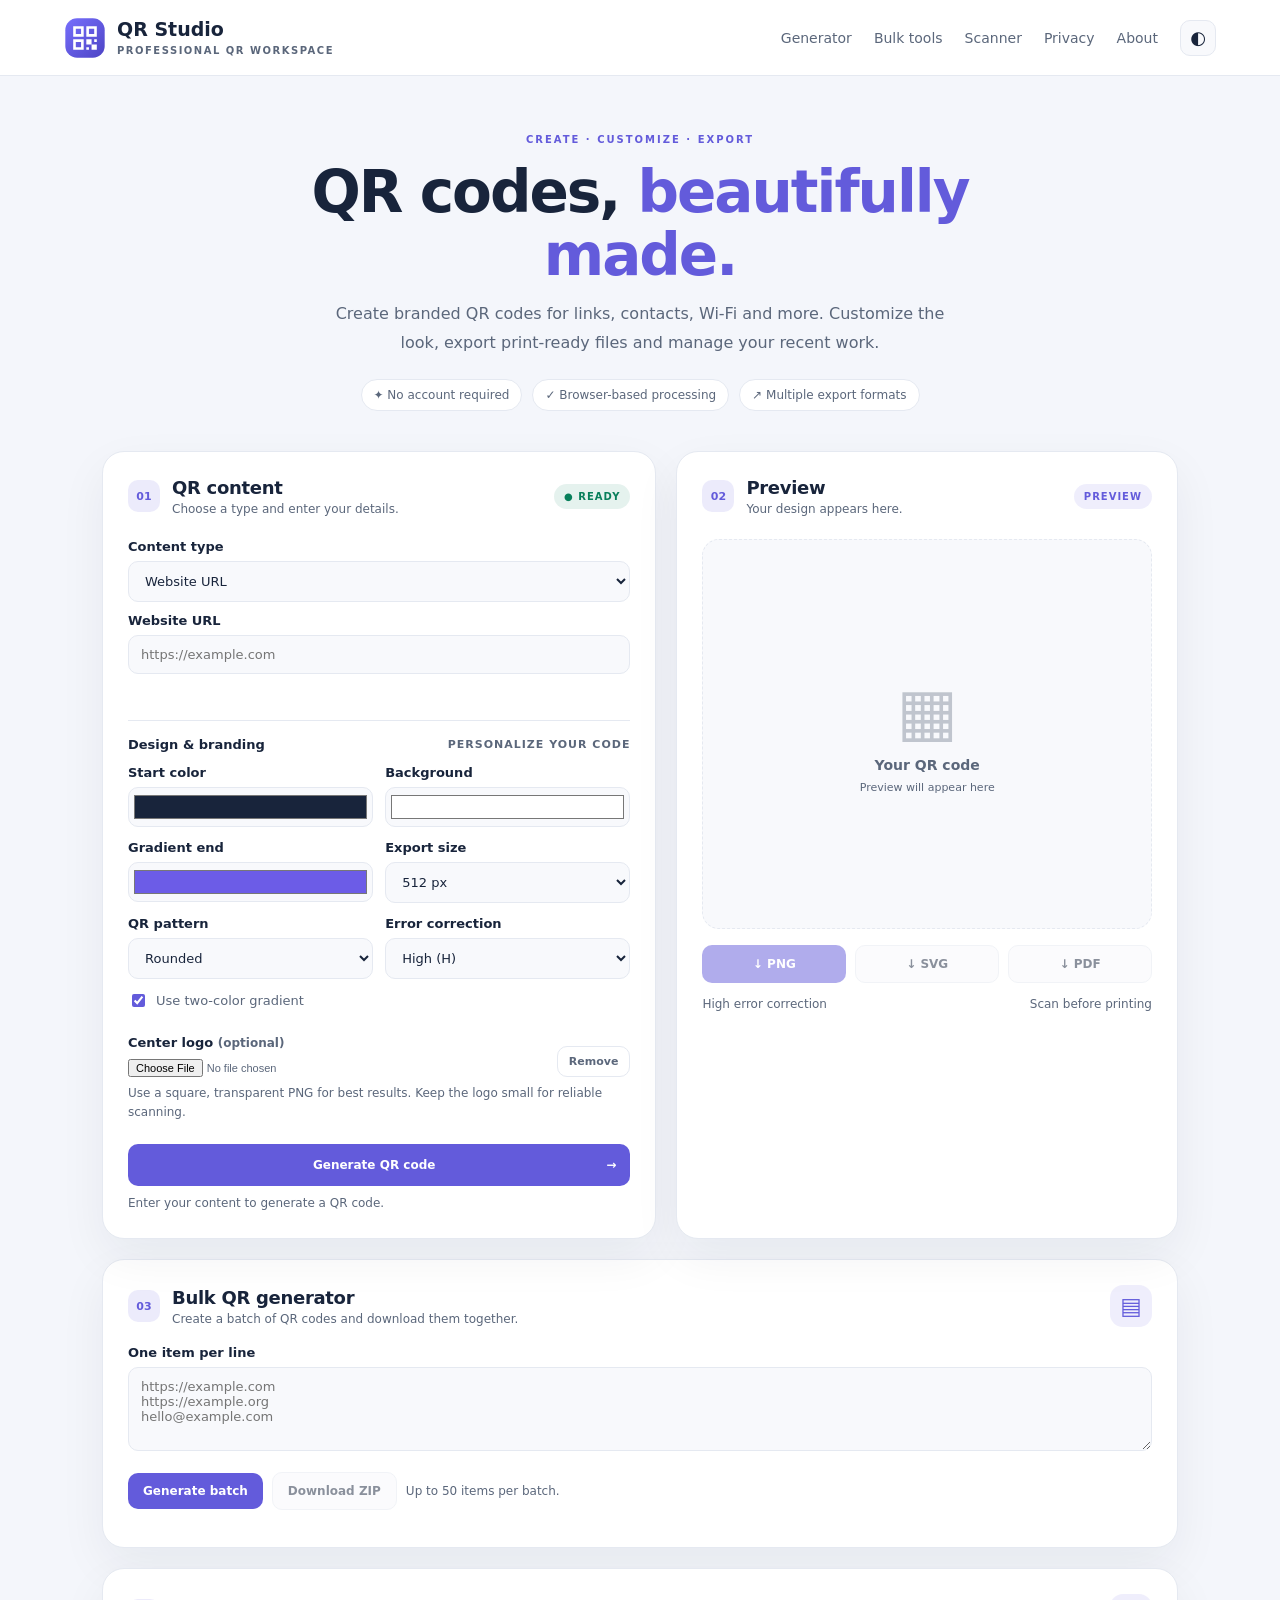
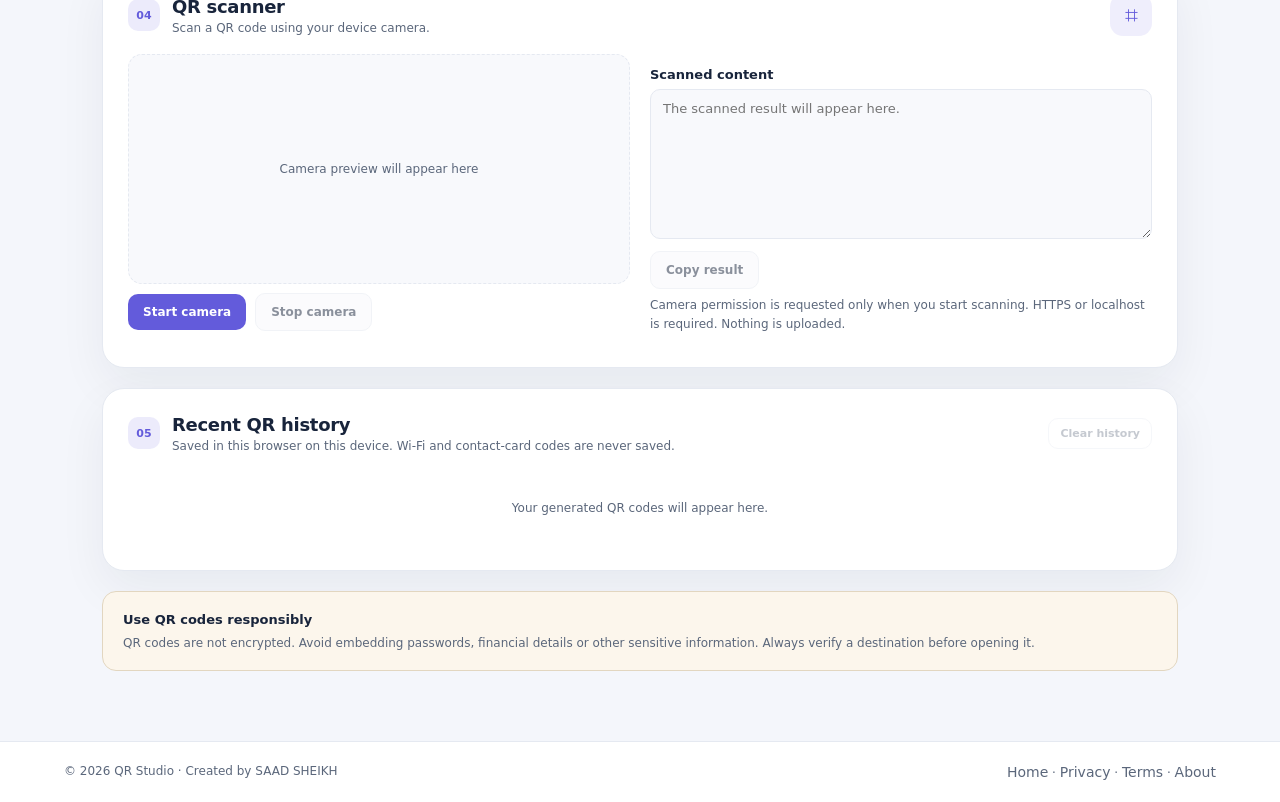
<file: index.html>
<!doctype html>
<html lang="en">
<head>
  <meta charset="utf-8">
  <meta name="viewport" content="width=device-width,initial-scale=1">
  <meta name="theme-color" content="#101828">
  <meta name="color-scheme" content="light dark">
  <meta name="referrer" content="strict-origin-when-cross-origin">
  <meta http-equiv="Content-Security-Policy" content="default-src 'self'; script-src 'self'; style-src 'self'; img-src 'self' data: blob:; font-src 'self'; connect-src 'self'; media-src 'self' blob:; object-src 'none'; frame-src 'none'; base-uri 'self'; form-action 'none'">
  <title>QR Studio — Professional QR Code Generator</title>
  <meta name="description" content="QR Studio is a free, browser-based QR code generator and scanner. Create branded QR codes for links, Wi-Fi, contacts and more — your content never leaves your device.">
  <meta property="og:type" content="website">
  <meta property="og:title" content="QR Studio — Professional QR Code Generator">
  <meta property="og:description" content="Create, customise, scan and export QR codes in your browser. No account, no uploads.">
  <meta name="twitter:card" content="summary">
  <link rel="icon" type="image/svg+xml" href="logo.svg">
  <link rel="stylesheet" href="style.css">
  <script src="theme.js"></script>
  <script defer src="vendor/qr-code-styling.js"></script>
  <script defer src="vendor/jspdf.umd.min.js"></script>
  <script defer src="vendor/jszip.min.js"></script>
  <script defer src="vendor/html5-qrcode.min.js"></script>
  <script defer src="app.js"></script>
</head>
<body>
<a class="skip-link" href="#generator">Skip to content</a>
<noscript><div class="noscript">QR Studio needs JavaScript to create and scan QR codes. Please enable JavaScript and reload.</div></noscript>
<header class="topbar"><a class="brand" href="index.html"><img class="brand-mark" src="logo.svg" alt="" width="42" height="42"><span>QR <b>Studio</b><small>PROFESSIONAL QR WORKSPACE</small></span></a>
<nav aria-label="Primary"><a href="#generator">Generator</a><a href="#bulk">Bulk tools</a><a href="#scanner">Scanner</a><a href="privacy.html">Privacy</a><a href="about.html">About</a><button id="themeToggle" class="icon-btn" aria-label="Toggle dark mode" title="Toggle theme">◐</button></nav></header>
<main class="wrap">
<section class="hero"><span class="eyebrow">CREATE · CUSTOMIZE · EXPORT</span><h1>QR codes, <em>beautifully made.</em></h1><p>Create branded QR codes for links, contacts, Wi-Fi and more. Customize the look, export print-ready files and manage your recent work.</p><div class="hero-pills"><span>✦ No account required</span><span>✓ Browser-based processing</span><span>↗ Multiple export formats</span></div></section>
<section id="generator" class="workspace">
<div class="panel form-panel"><div class="panel-heading"><div><span class="step">01</span><div><h2>QR content</h2><p>Choose a type and enter your details.</p></div></div><span class="status-pill">● READY</span></div>
<label for="type">Content type</label><select id="type"><option value="url">Website URL</option><option value="text">Plain text</option><option value="wifi">Wi-Fi network</option><option value="email">Email</option><option value="phone">Phone number</option><option value="sms">SMS</option><option value="vcard">Contact card (vCard)</option><option value="whatsapp">WhatsApp chat</option></select>
<div id="fields" class="fields"></div>
<div class="section-rule"><span>Design & branding</span><small>PERSONALIZE YOUR CODE</small></div>
<div class="two-col"><div><label for="fg">Start color</label><input id="fg" type="color" value="#18243b" class="color-input"></div><div><label for="bg">Background</label><input id="bg" type="color" value="#ffffff" class="color-input"></div></div>
<div class="two-col"><div><label for="gradientEnd">Gradient end</label><input id="gradientEnd" type="color" value="#6c5ce7" class="color-input"></div><div><label for="size">Export size</label><select id="size"><option value="256">256 px</option><option value="512" selected>512 px</option><option value="1024">1024 px</option><option value="1600">1600 px</option></select></div></div>
<div class="two-col"><div><label for="dots">QR pattern</label><select id="dots"><option value="rounded">Rounded</option><option value="dots">Dots</option><option value="classy">Classy</option><option value="square">Square</option><option value="extra-rounded">Extra rounded</option></select></div><div><label for="level">Error correction</label><select id="level"><option value="Q">Quartile (Q)</option><option value="H" selected>High (H)</option><option value="M">Medium (M)</option><option value="L">Low (L)</option></select></div></div>
<label class="check"><input id="gradient" type="checkbox" checked> Use two-color gradient</label>
<div class="upload-row"><div><label for="logo">Center logo <span class="muted">(optional)</span></label><input id="logo" type="file" accept="image/png,image/jpeg,image/webp"></div><button id="removeLogo" class="button subtle small" type="button">Remove</button></div><p class="microcopy">Use a square, transparent PNG for best results. Keep the logo small for reliable scanning.</p>
<button id="generate" class="button primary full" type="button">Generate QR code <span>→</span></button><p id="message" class="message" aria-live="polite">Enter your content to generate a QR code.</p>
</div>
<div class="panel preview-panel"><div class="panel-heading"><div><span class="step">02</span><div><h2>Preview</h2><p>Your design appears here.</p></div></div><span class="preview-tag">PREVIEW</span></div>
<div class="qr-stage"><div id="qrcode"><div class="placeholder"><span>▦</span><b>Your QR code</b><small>Preview will appear here</small></div></div></div>
<div class="export-grid"><button id="downloadPng" type="button" class="button primary" disabled>↓ PNG</button><button id="downloadSvg" type="button" class="button secondary" disabled>↓ SVG</button><button id="downloadPdf" type="button" class="button secondary" disabled>↓ PDF</button></div>
<div class="preview-meta"><span id="metaLevel">High error correction</span><span>Scan before printing</span></div>
</div></section>
<section id="bulk" class="panel utility-panel"><div class="utility-heading"><div><span class="step">03</span><div><h2>Bulk QR generator</h2><p>Create a batch of QR codes and download them together.</p></div></div><span class="utility-icon">▤</span></div><label for="bulkInput">One item per line</label><textarea id="bulkInput" rows="4" placeholder="https://example.com&#10;https://example.org&#10;hello@example.com"></textarea><div class="inline-actions"><button id="bulkGenerate" type="button" class="button primary">Generate batch</button><button id="bulkDownload" type="button" class="button secondary" disabled>Download ZIP</button><span id="bulkStatus" class="muted" aria-live="polite">Up to 50 items per batch.</span></div><div id="bulkResults" class="bulk-results"></div></section>
<section id="scanner" class="panel utility-panel"><div class="utility-heading"><div><span class="step">04</span><div><h2>QR scanner</h2><p>Scan a QR code using your device camera.</p></div></div><span class="utility-icon">⌗</span></div><div class="scanner-layout"><div><div id="reader" class="reader"><span>Camera preview will appear here</span></div><div class="inline-actions"><button id="startScan" type="button" class="button primary">Start camera</button><button id="stopScan" type="button" class="button secondary" disabled>Stop camera</button></div></div><div class="scan-output"><label for="scanResult">Scanned content</label><textarea id="scanResult" rows="5" readonly placeholder="The scanned result will appear here."></textarea><button id="copyScan" type="button" class="button secondary" disabled>Copy result</button><p id="scanStatus" class="microcopy" aria-live="polite">Camera permission is requested only when you start scanning. HTTPS or localhost is required. Nothing is uploaded.</p></div></div></section>
<section class="panel history-panel"><div class="utility-heading"><div><span class="step">05</span><div><h2>Recent QR history</h2><p>Saved in this browser on this device. Wi-Fi and contact-card codes are never saved.</p></div></div><button id="clearHistory" type="button" class="button subtle small">Clear history</button></div><div id="historyList" class="history-list"><p class="empty-state">Your generated QR codes will appear here.</p></div></section>
<section class="notice"><b>Use QR codes responsibly</b><p>QR codes are not encrypted. Avoid embedding passwords, financial details or other sensitive information. Always verify a destination before opening it.</p></section>
</main><footer><span>© <span id="year"></span> QR Studio · Created by SAAD SHEIKH</span><span><a href="index.html">Home</a> · <a href="privacy.html">Privacy</a> · <a href="terms.html">Terms</a> · <a href="about.html">About</a></span></footer>
</body></html>
</file>
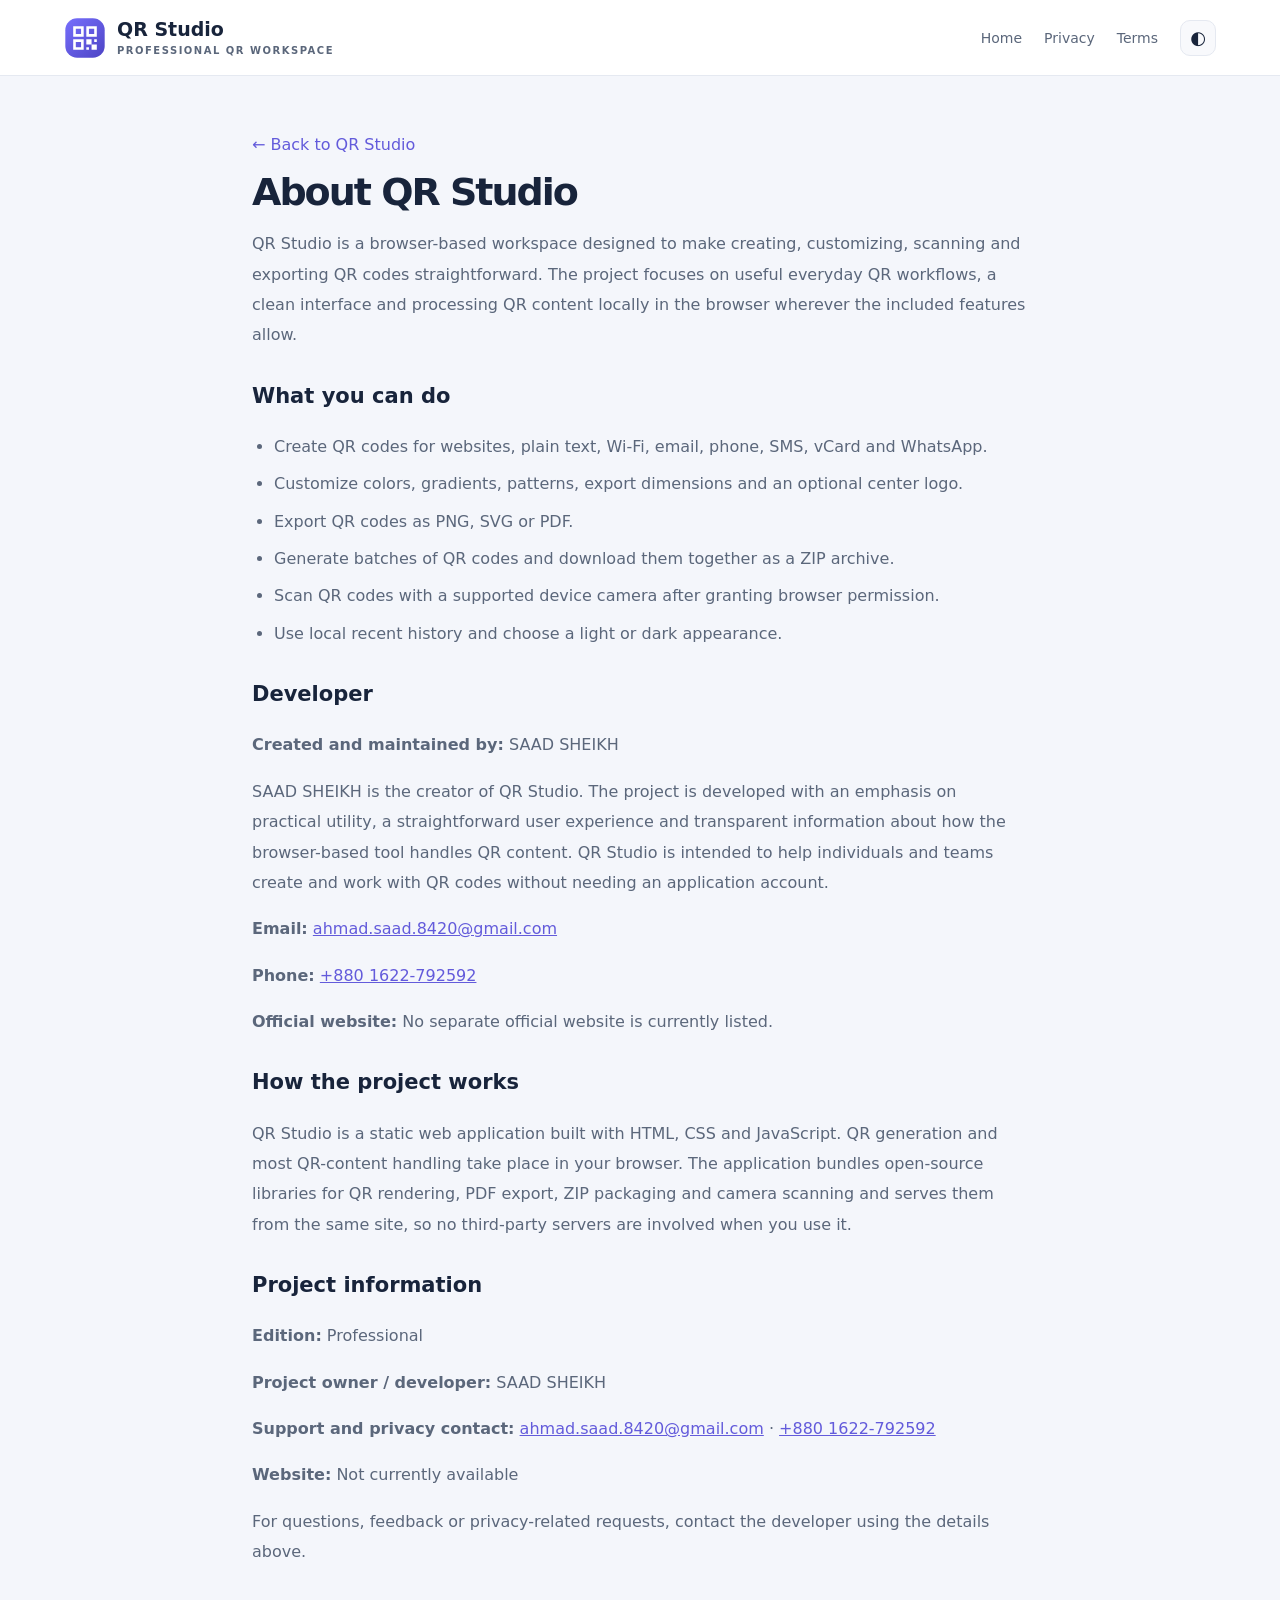
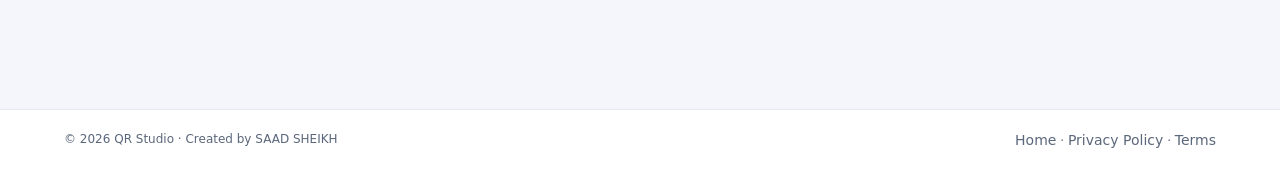
<file: about.html>
<!doctype html>
<html lang="en"><head><meta charset="utf-8"><meta name="viewport" content="width=device-width,initial-scale=1"><meta name="theme-color" content="#101828"><meta name="color-scheme" content="light dark"><meta http-equiv="Content-Security-Policy" content="default-src 'self'; script-src 'self'; style-src 'self'; img-src 'self' data:; object-src 'none'; frame-src 'none'; base-uri 'self'; form-action 'none'"><title>About — QR Studio</title><link rel="icon" type="image/svg+xml" href="logo.svg"><meta name="referrer" content="strict-origin-when-cross-origin"><link rel="stylesheet" href="style.css"><script src="theme.js"></script></head>
<body><a class="skip-link" href="#main">Skip to content</a><header class="topbar"><a class="brand" href="index.html"><img class="brand-mark" src="logo.svg" alt="" width="42" height="42"><span>QR <b>Studio</b><small>PROFESSIONAL QR WORKSPACE</small></span></a><nav aria-label="Primary"><a href="index.html">Home</a><a href="privacy.html">Privacy</a><a href="terms.html">Terms</a><button id="themeToggle" class="icon-btn" type="button" aria-label="Toggle theme" title="Toggle theme">◐</button></nav></header>
<main id="main" class="doc"><a class="back" href="index.html">← Back to QR Studio</a><h1>About QR Studio</h1>
<p>QR Studio is a browser-based workspace designed to make creating, customizing, scanning and exporting QR codes straightforward. The project focuses on useful everyday QR workflows, a clean interface and processing QR content locally in the browser wherever the included features allow.</p>
<h2>What you can do</h2><ul><li>Create QR codes for websites, plain text, Wi-Fi, email, phone, SMS, vCard and WhatsApp.</li><li>Customize colors, gradients, patterns, export dimensions and an optional center logo.</li><li>Export QR codes as PNG, SVG or PDF.</li><li>Generate batches of QR codes and download them together as a ZIP archive.</li><li>Scan QR codes with a supported device camera after granting browser permission.</li><li>Use local recent history and choose a light or dark appearance.</li></ul>
<h2>Developer</h2><p><strong>Created and maintained by:</strong> SAAD SHEIKH</p><p>SAAD SHEIKH is the creator of QR Studio. The project is developed with an emphasis on practical utility, a straightforward user experience and transparent information about how the browser-based tool handles QR content. QR Studio is intended to help individuals and teams create and work with QR codes without needing an application account.</p><p><strong>Email:</strong> <a href="mailto:ahmad.saad.8420@gmail.com">ahmad.saad.8420@gmail.com</a></p><p><strong>Phone:</strong> <a href="tel:+8801622792592">+880 1622-792592</a></p><p><strong>Official website:</strong> No separate official website is currently listed.</p>
<h2>How the project works</h2><p>QR Studio is a static web application built with HTML, CSS and JavaScript. QR generation and most QR-content handling take place in your browser. The application bundles open-source libraries for QR rendering, PDF export, ZIP packaging and camera scanning and serves them from the same site, so no third-party servers are involved when you use it.</p>
<h2>Project information</h2><p><strong>Edition:</strong> Professional</p><p><strong>Project owner / developer:</strong> SAAD SHEIKH</p><p><strong>Support and privacy contact:</strong> <a href="mailto:ahmad.saad.8420@gmail.com">ahmad.saad.8420@gmail.com</a> · <a href="tel:+8801622792592">+880 1622-792592</a></p><p><strong>Website:</strong> Not currently available</p><p>For questions, feedback or privacy-related requests, contact the developer using the details above.</p>
</main><footer><span>© <span id="year"></span> QR Studio · Created by SAAD SHEIKH</span><span><a href="index.html">Home</a> · <a href="privacy.html">Privacy Policy</a> · <a href="terms.html">Terms</a></span></footer>
</body></html>
</file>
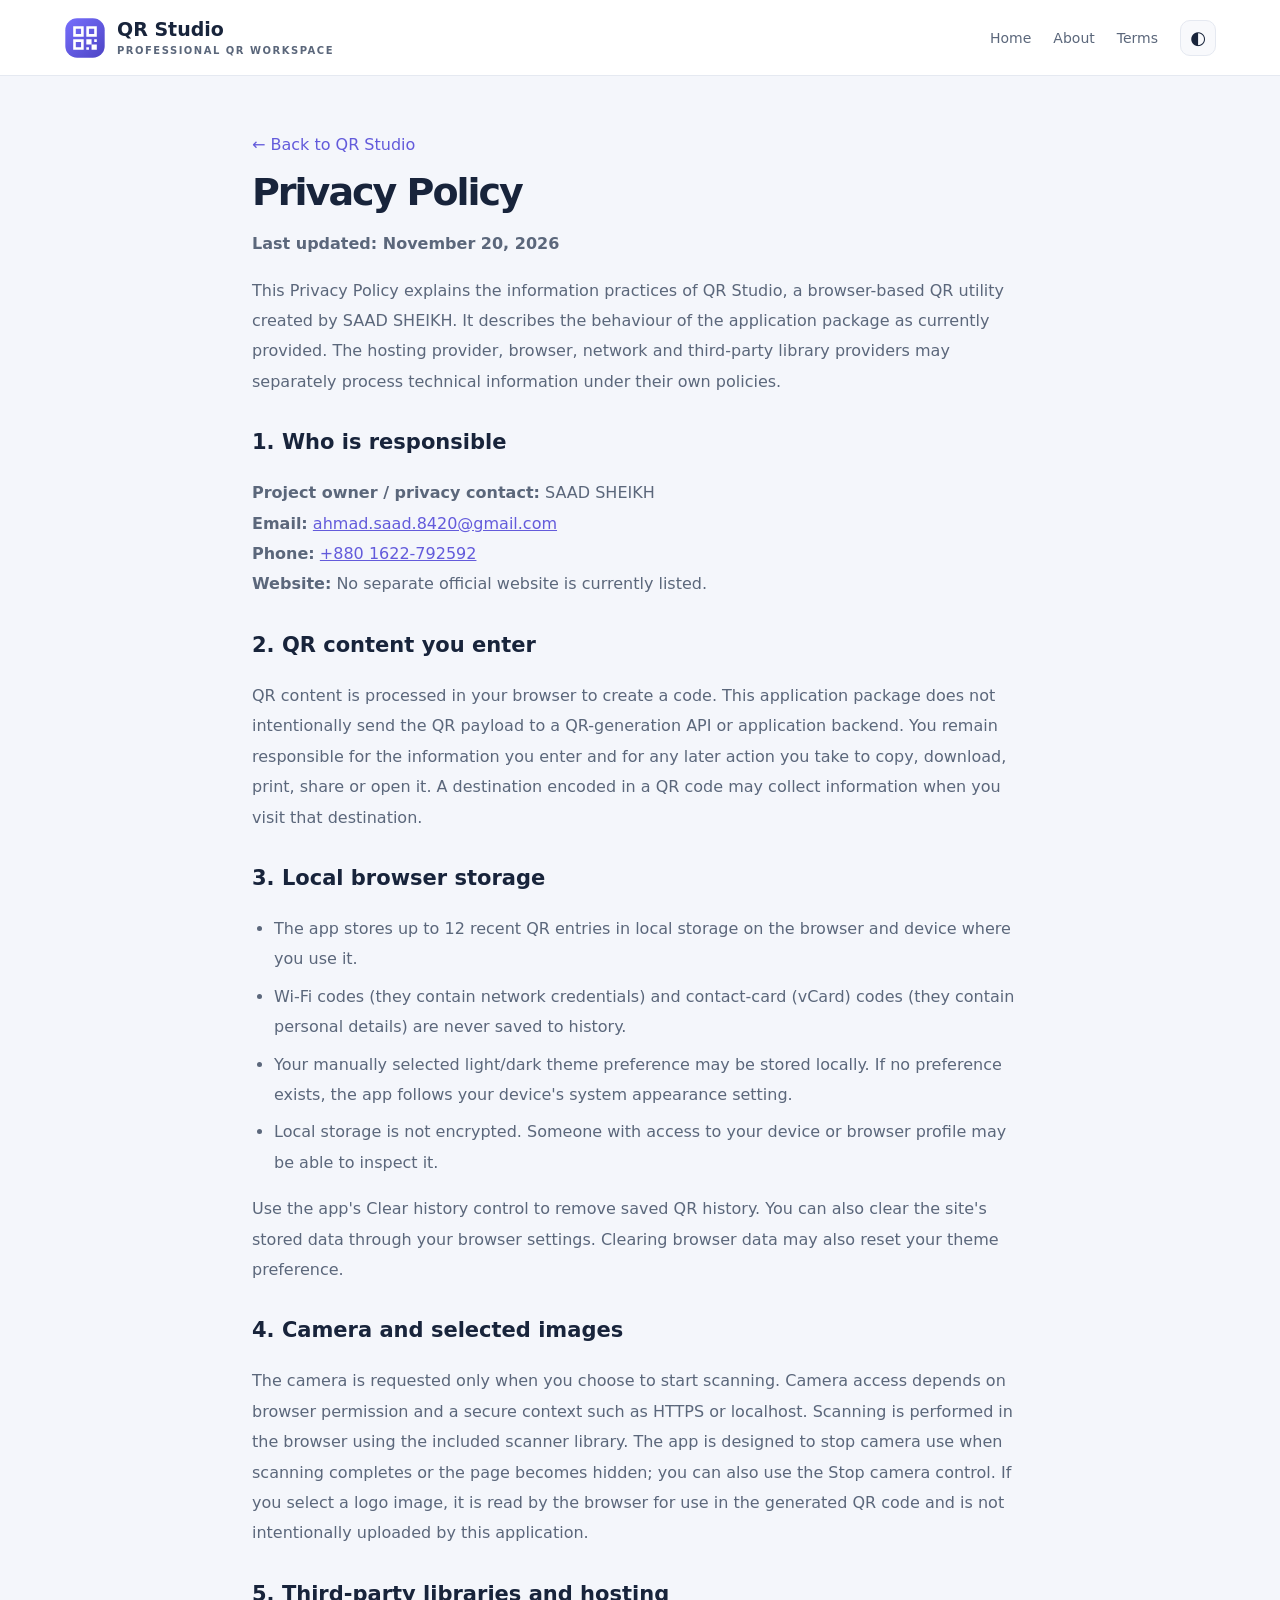
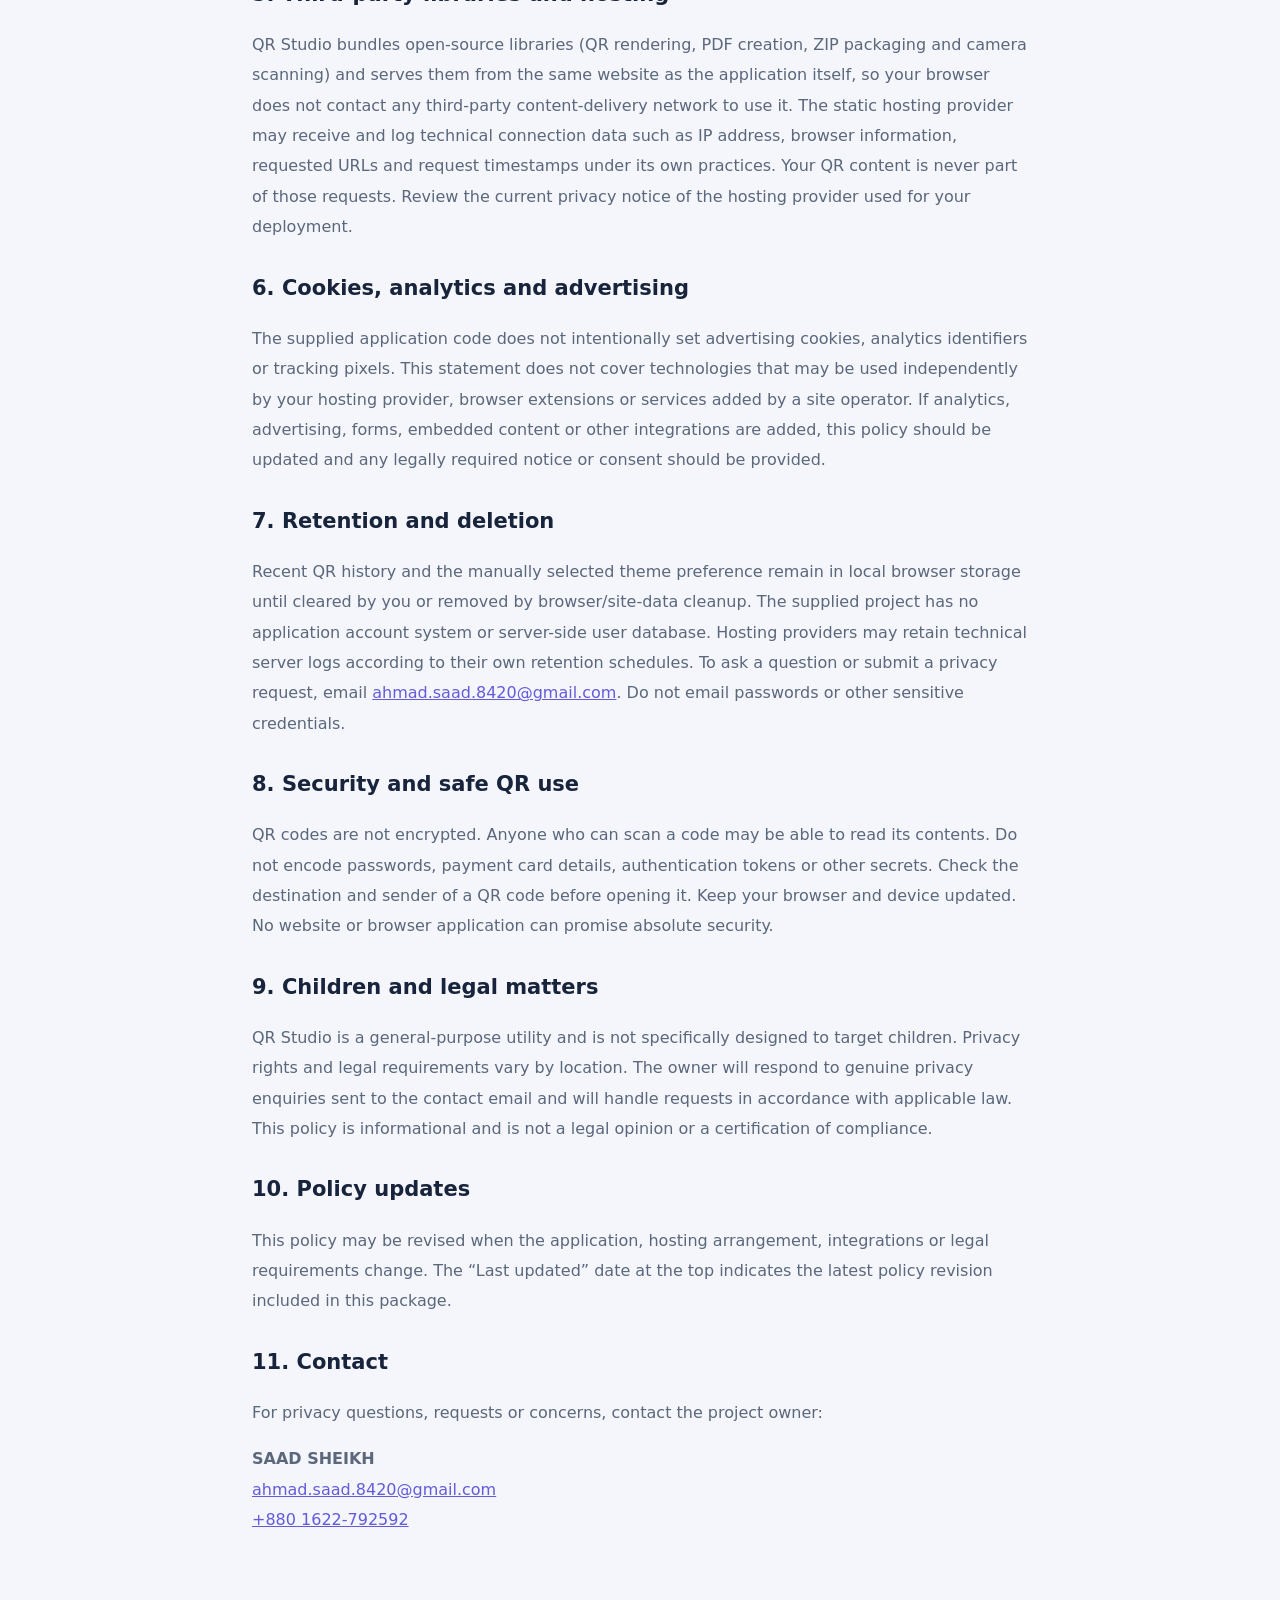
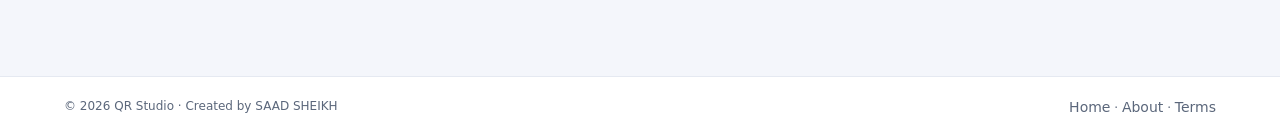
<file: privacy.html>
<!doctype html>
<html lang="en"><head><meta charset="utf-8"><meta name="viewport" content="width=device-width,initial-scale=1"><meta name="theme-color" content="#101828"><meta name="color-scheme" content="light dark"><meta http-equiv="Content-Security-Policy" content="default-src 'self'; script-src 'self'; style-src 'self'; img-src 'self' data:; object-src 'none'; frame-src 'none'; base-uri 'self'; form-action 'none'"><title>Privacy Policy — QR Studio</title><link rel="icon" type="image/svg+xml" href="logo.svg"><meta name="referrer" content="strict-origin-when-cross-origin"><link rel="stylesheet" href="style.css"><script src="theme.js"></script></head>
<body><a class="skip-link" href="#main">Skip to content</a><header class="topbar"><a class="brand" href="index.html"><img class="brand-mark" src="logo.svg" alt="" width="42" height="42"><span>QR <b>Studio</b><small>PROFESSIONAL QR WORKSPACE</small></span></a><nav aria-label="Primary"><a href="index.html">Home</a><a href="about.html">About</a><a href="terms.html">Terms</a><button id="themeToggle" class="icon-btn" type="button" aria-label="Toggle theme" title="Toggle theme">◐</button></nav></header>
<main id="main" class="doc"><a class="back" href="index.html">← Back to QR Studio</a><h1>Privacy Policy</h1><p><strong>Last updated: November 20, 2026</strong></p>
<p>This Privacy Policy explains the information practices of QR Studio, a browser-based QR utility created by SAAD SHEIKH. It describes the behaviour of the application package as currently provided. The hosting provider, browser, network and third-party library providers may separately process technical information under their own policies.</p>
<h2>1. Who is responsible</h2><p><strong>Project owner / privacy contact:</strong> SAAD SHEIKH<br><strong>Email:</strong> <a href="mailto:ahmad.saad.8420@gmail.com">ahmad.saad.8420@gmail.com</a><br><strong>Phone:</strong> <a href="tel:+8801622792592">+880 1622-792592</a><br><strong>Website:</strong> No separate official website is currently listed.</p>
<h2>2. QR content you enter</h2><p>QR content is processed in your browser to create a code. This application package does not intentionally send the QR payload to a QR-generation API or application backend. You remain responsible for the information you enter and for any later action you take to copy, download, print, share or open it. A destination encoded in a QR code may collect information when you visit that destination.</p>
<h2>3. Local browser storage</h2><ul><li>The app stores up to 12 recent QR entries in local storage on the browser and device where you use it.</li><li>Wi-Fi codes (they contain network credentials) and contact-card (vCard) codes (they contain personal details) are never saved to history.</li><li>Your manually selected light/dark theme preference may be stored locally. If no preference exists, the app follows your device's system appearance setting.</li><li>Local storage is not encrypted. Someone with access to your device or browser profile may be able to inspect it.</li></ul><p>Use the app's Clear history control to remove saved QR history. You can also clear the site's stored data through your browser settings. Clearing browser data may also reset your theme preference.</p>
<h2>4. Camera and selected images</h2><p>The camera is requested only when you choose to start scanning. Camera access depends on browser permission and a secure context such as HTTPS or localhost. Scanning is performed in the browser using the included scanner library. The app is designed to stop camera use when scanning completes or the page becomes hidden; you can also use the Stop camera control. If you select a logo image, it is read by the browser for use in the generated QR code and is not intentionally uploaded by this application.</p>
<h2>5. Third-party libraries and hosting</h2><p>QR Studio bundles open-source libraries (QR rendering, PDF creation, ZIP packaging and camera scanning) and serves them from the same website as the application itself, so your browser does not contact any third-party content-delivery network to use it. The static hosting provider may receive and log technical connection data such as IP address, browser information, requested URLs and request timestamps under its own practices. Your QR content is never part of those requests. Review the current privacy notice of the hosting provider used for your deployment.</p>
<h2>6. Cookies, analytics and advertising</h2><p>The supplied application code does not intentionally set advertising cookies, analytics identifiers or tracking pixels. This statement does not cover technologies that may be used independently by your hosting provider, browser extensions or services added by a site operator. If analytics, advertising, forms, embedded content or other integrations are added, this policy should be updated and any legally required notice or consent should be provided.</p>
<h2>7. Retention and deletion</h2><p>Recent QR history and the manually selected theme preference remain in local browser storage until cleared by you or removed by browser/site-data cleanup. The supplied project has no application account system or server-side user database. Hosting providers may retain technical server logs according to their own retention schedules. To ask a question or submit a privacy request, email <a href="mailto:ahmad.saad.8420@gmail.com">ahmad.saad.8420@gmail.com</a>. Do not email passwords or other sensitive credentials.</p>
<h2>8. Security and safe QR use</h2><p>QR codes are not encrypted. Anyone who can scan a code may be able to read its contents. Do not encode passwords, payment card details, authentication tokens or other secrets. Check the destination and sender of a QR code before opening it. Keep your browser and device updated. No website or browser application can promise absolute security.</p>
<h2>9. Children and legal matters</h2><p>QR Studio is a general-purpose utility and is not specifically designed to target children. Privacy rights and legal requirements vary by location. The owner will respond to genuine privacy enquiries sent to the contact email and will handle requests in accordance with applicable law. This policy is informational and is not a legal opinion or a certification of compliance.</p>
<h2>10. Policy updates</h2><p>This policy may be revised when the application, hosting arrangement, integrations or legal requirements change. The “Last updated” date at the top indicates the latest policy revision included in this package.</p>
<h2>11. Contact</h2><p>For privacy questions, requests or concerns, contact the project owner:</p><p><strong>SAAD SHEIKH</strong><br><a href="mailto:ahmad.saad.8420@gmail.com">ahmad.saad.8420@gmail.com</a><br><a href="tel:+8801622792592">+880 1622-792592</a></p>
</main><footer><span>© <span id="year"></span> QR Studio · Created by SAAD SHEIKH</span><span><a href="index.html">Home</a> · <a href="about.html">About</a> · <a href="terms.html">Terms</a></span></footer>
</body></html>
</file>
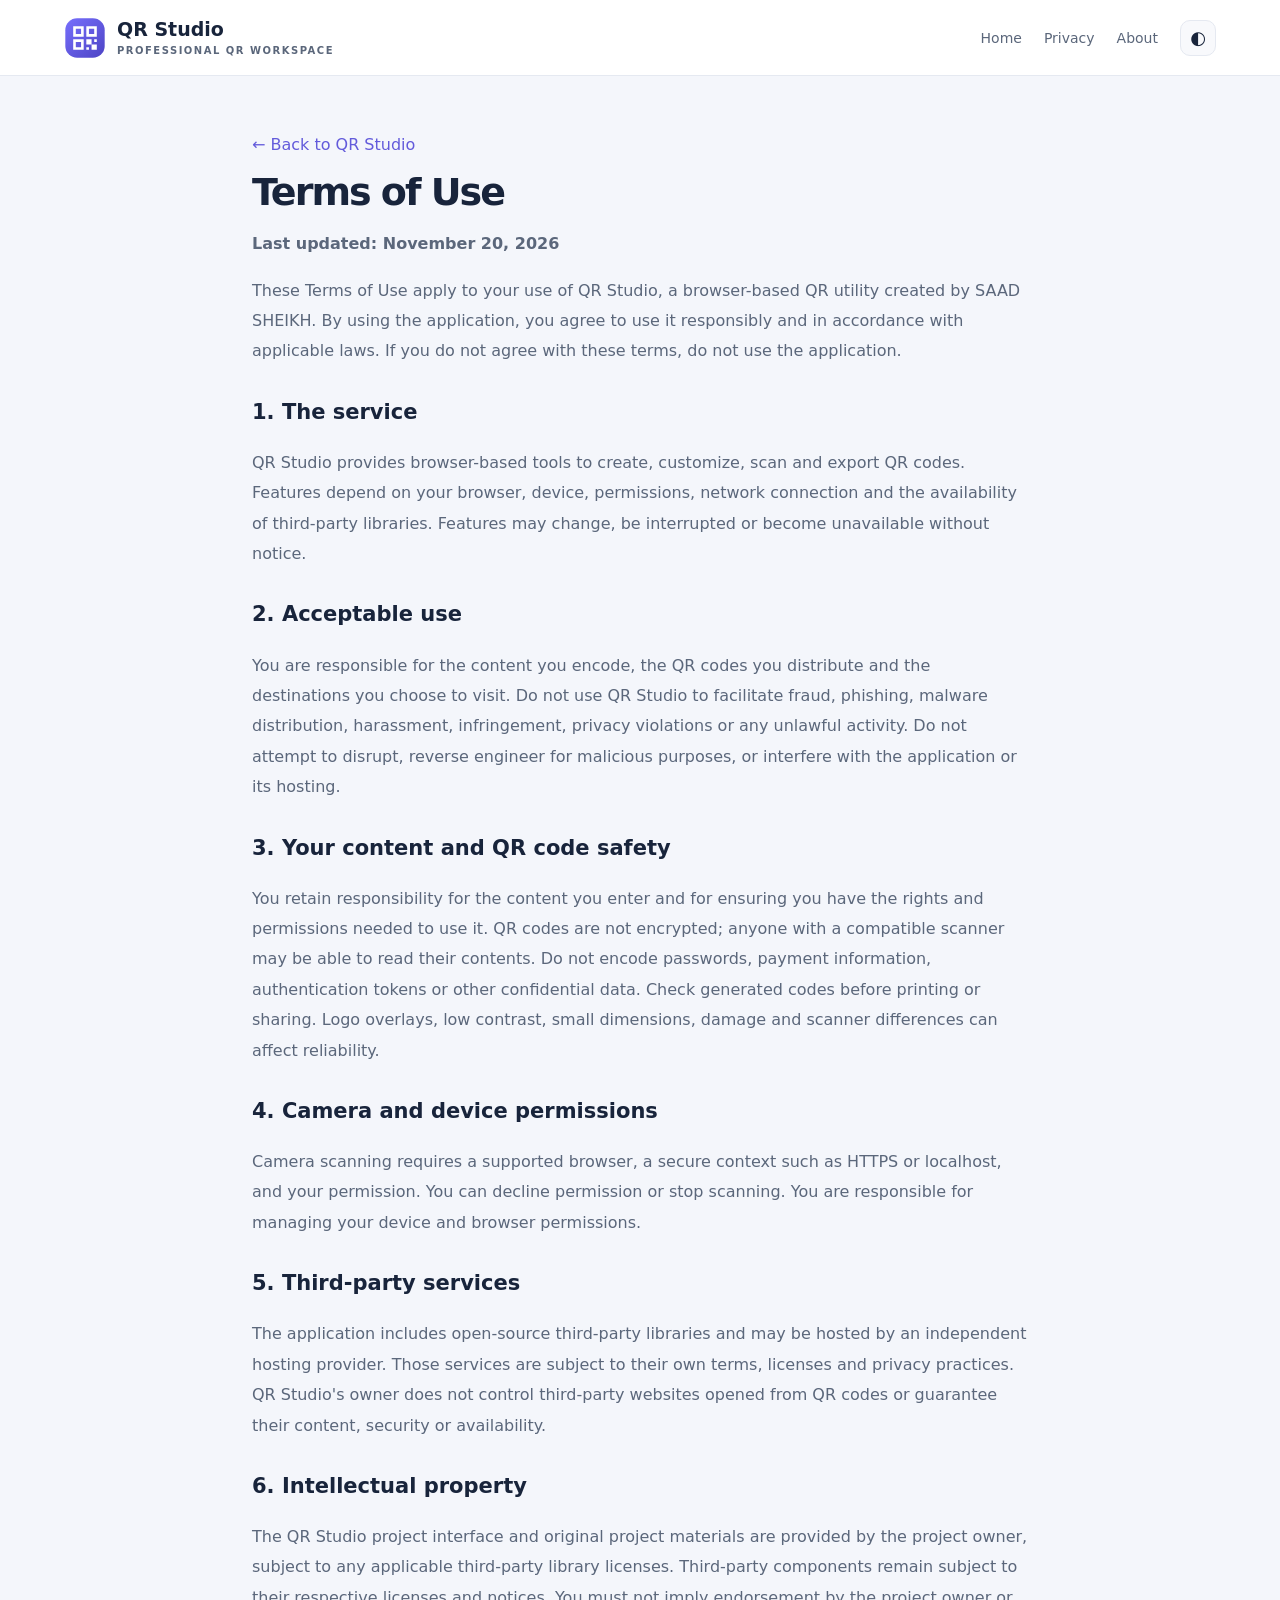
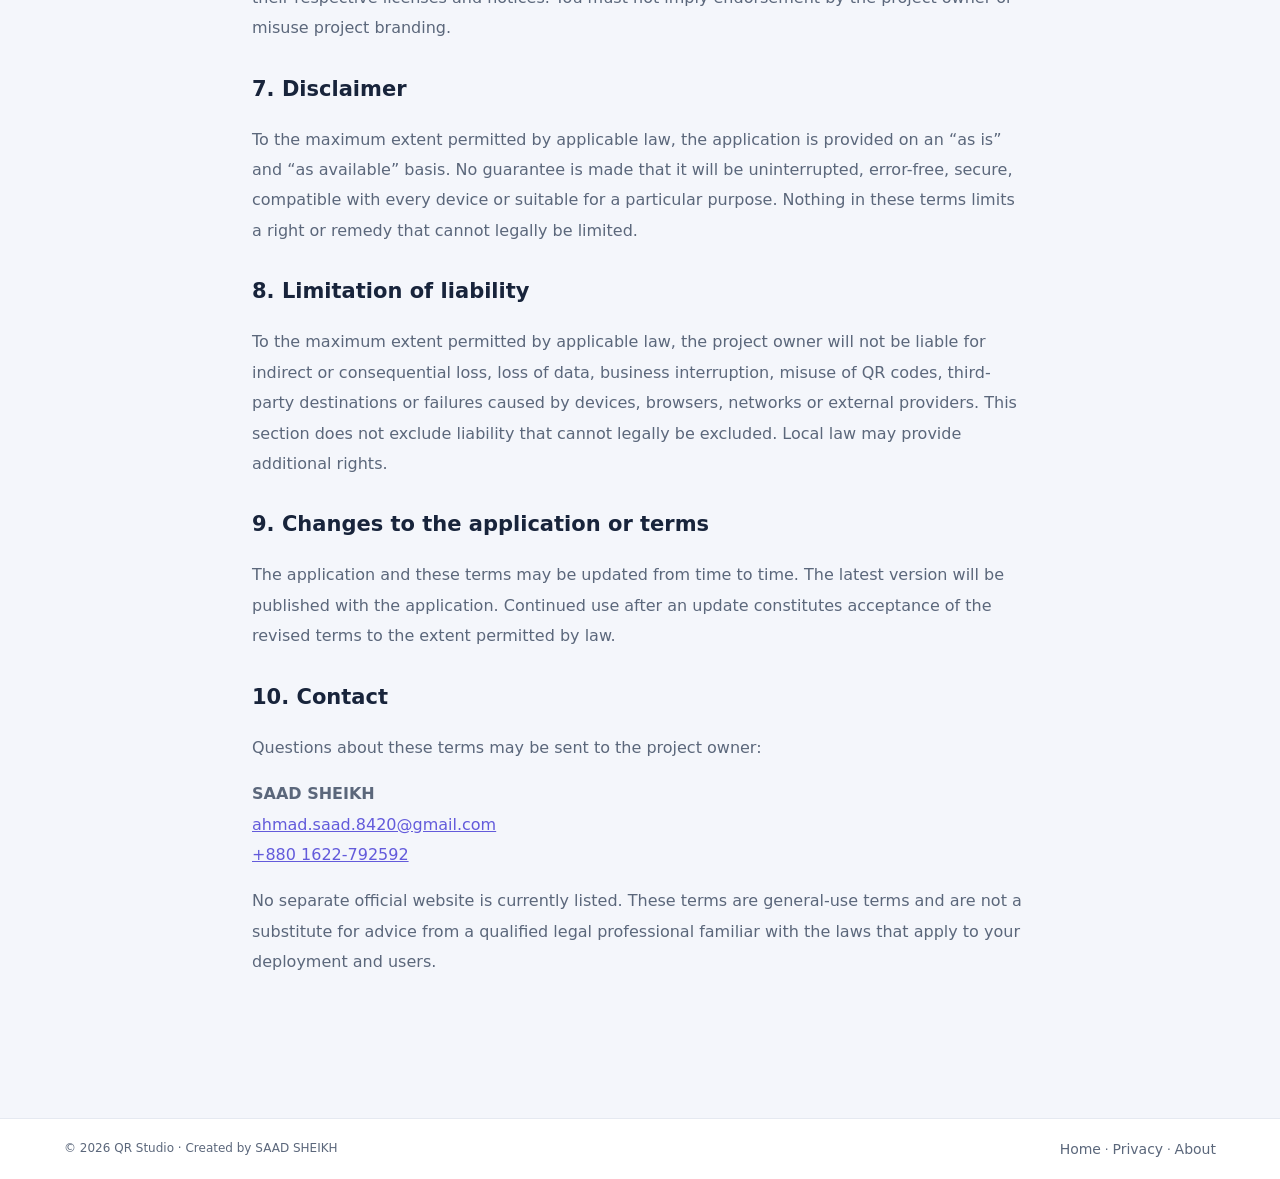
<file: terms.html>
<!doctype html><html lang="en"><head><meta charset="utf-8"><meta name="viewport" content="width=device-width,initial-scale=1"><meta name="theme-color" content="#101828"><meta name="color-scheme" content="light dark"><meta http-equiv="Content-Security-Policy" content="default-src 'self'; script-src 'self'; style-src 'self'; img-src 'self' data:; object-src 'none'; frame-src 'none'; base-uri 'self'; form-action 'none'"><title>Terms of Use — QR Studio</title><link rel="icon" type="image/svg+xml" href="logo.svg"><meta name="referrer" content="strict-origin-when-cross-origin"><link rel="stylesheet" href="style.css"><script src="theme.js"></script></head><body><a class="skip-link" href="#main">Skip to content</a><header class="topbar"><a class="brand" href="index.html"><img class="brand-mark" src="logo.svg" alt="" width="42" height="42"><span>QR <b>Studio</b><small>PROFESSIONAL QR WORKSPACE</small></span></a><nav aria-label="Primary"><a href="index.html">Home</a><a href="privacy.html">Privacy</a><a href="about.html">About</a><button id="themeToggle" class="icon-btn" type="button" aria-label="Toggle theme" title="Toggle theme">◐</button></nav></header>
<main id="main" class="doc"><a class="back" href="index.html">← Back to QR Studio</a><h1>Terms of Use</h1><p><strong>Last updated: November 20, 2026</strong></p><p>These Terms of Use apply to your use of QR Studio, a browser-based QR utility created by SAAD SHEIKH. By using the application, you agree to use it responsibly and in accordance with applicable laws. If you do not agree with these terms, do not use the application.</p>
<h2>1. The service</h2><p>QR Studio provides browser-based tools to create, customize, scan and export QR codes. Features depend on your browser, device, permissions, network connection and the availability of third-party libraries. Features may change, be interrupted or become unavailable without notice.</p>
<h2>2. Acceptable use</h2><p>You are responsible for the content you encode, the QR codes you distribute and the destinations you choose to visit. Do not use QR Studio to facilitate fraud, phishing, malware distribution, harassment, infringement, privacy violations or any unlawful activity. Do not attempt to disrupt, reverse engineer for malicious purposes, or interfere with the application or its hosting.</p>
<h2>3. Your content and QR code safety</h2><p>You retain responsibility for the content you enter and for ensuring you have the rights and permissions needed to use it. QR codes are not encrypted; anyone with a compatible scanner may be able to read their contents. Do not encode passwords, payment information, authentication tokens or other confidential data. Check generated codes before printing or sharing. Logo overlays, low contrast, small dimensions, damage and scanner differences can affect reliability.</p>
<h2>4. Camera and device permissions</h2><p>Camera scanning requires a supported browser, a secure context such as HTTPS or localhost, and your permission. You can decline permission or stop scanning. You are responsible for managing your device and browser permissions.</p>
<h2>5. Third-party services</h2><p>The application includes open-source third-party libraries and may be hosted by an independent hosting provider. Those services are subject to their own terms, licenses and privacy practices. QR Studio's owner does not control third-party websites opened from QR codes or guarantee their content, security or availability.</p>
<h2>6. Intellectual property</h2><p>The QR Studio project interface and original project materials are provided by the project owner, subject to any applicable third-party library licenses. Third-party components remain subject to their respective licenses and notices. You must not imply endorsement by the project owner or misuse project branding.</p>
<h2>7. Disclaimer</h2><p>To the maximum extent permitted by applicable law, the application is provided on an “as is” and “as available” basis. No guarantee is made that it will be uninterrupted, error-free, secure, compatible with every device or suitable for a particular purpose. Nothing in these terms limits a right or remedy that cannot legally be limited.</p>
<h2>8. Limitation of liability</h2><p>To the maximum extent permitted by applicable law, the project owner will not be liable for indirect or consequential loss, loss of data, business interruption, misuse of QR codes, third-party destinations or failures caused by devices, browsers, networks or external providers. This section does not exclude liability that cannot legally be excluded. Local law may provide additional rights.</p>
<h2>9. Changes to the application or terms</h2><p>The application and these terms may be updated from time to time. The latest version will be published with the application. Continued use after an update constitutes acceptance of the revised terms to the extent permitted by law.</p>
<h2>10. Contact</h2><p>Questions about these terms may be sent to the project owner:</p><p><strong>SAAD SHEIKH</strong><br><a href="mailto:ahmad.saad.8420@gmail.com">ahmad.saad.8420@gmail.com</a><br><a href="tel:+8801622792592">+880 1622-792592</a></p><p>No separate official website is currently listed. These terms are general-use terms and are not a substitute for advice from a qualified legal professional familiar with the laws that apply to your deployment and users.</p>
</main><footer><span>© <span id="year"></span> QR Studio · Created by SAAD SHEIKH</span><span><a href="index.html">Home</a> · <a href="privacy.html">Privacy</a> · <a href="about.html">About</a></span></footer></body></html>
</file>
<file: style.css>
:root{color-scheme:light;--bg:#f4f6fb;--surface:#fff;--surface-2:#f8f9fc;--ink:#18243b;--muted:#69758a;--line:#e5e9f1;--accent:#635bdb;--accent-2:#4f46c7;--good:#087f5b;--shadow:0 18px 48px rgba(23,34,58,.06)}
:root[data-theme="dark"]{color-scheme:dark;--bg:#0c1220;--surface:#131d30;--surface-2:#19253a;--ink:#eef2fb;--muted:#9ba8bd;--line:#29364c;--accent:#958cff;--accent-2:#aaa3ff;--good:#58d6a5;--shadow:0 18px 48px rgba(0,0,0,.2)}
*{box-sizing:border-box}html{scroll-behavior:smooth}body{margin:0;background:var(--bg);color:var(--ink);font-family:Inter,ui-sans-serif,system-ui,-apple-system,"Segoe UI",sans-serif;transition:background .2s,color .2s}.topbar{height:76px;padding:0 max(5vw,22px);display:flex;align-items:center;justify-content:space-between;background:var(--surface);border-bottom:1px solid var(--line);position:sticky;top:0;z-index:10}.brand{display:flex;gap:11px;align-items:center;text-decoration:none;color:var(--ink);font-size:19px;font-weight:650;line-height:1.1}.brand-mark{display:block;flex:none;width:42px;height:42px;border-radius:13px}.brand small{display:block;color:var(--muted);font-size:9px;letter-spacing:1.5px;margin-top:5px}.topbar nav{display:flex;align-items:center;gap:22px}.topbar nav a,footer a{color:var(--muted);text-decoration:none;font-size:13px}.topbar nav a:hover,footer a:hover{color:var(--accent)}.icon-btn{width:36px;height:36px;border:1px solid var(--line);border-radius:10px;background:var(--surface-2);color:var(--ink);font-size:18px;cursor:pointer}.wrap{max-width:1120px;margin:auto;padding:52px 22px 70px}.hero{max-width:760px;margin:0 auto 40px;text-align:center}.eyebrow{font-size:10px;font-weight:800;letter-spacing:2px;color:var(--accent)}h1{font-size:clamp(36px,6vw,58px);line-height:1.08;margin:14px 0;letter-spacing:-2px}h1 em{font-style:normal;color:var(--accent)}.hero p{max-width:650px;margin:0 auto;color:var(--muted);font-size:16px;line-height:1.8}.hero-pills{display:flex;justify-content:center;gap:10px;flex-wrap:wrap;margin-top:21px}.hero-pills span{font-size:11px;color:var(--muted);background:var(--surface);border:1px solid var(--line);border-radius:30px;padding:8px 12px}.workspace{display:grid;grid-template-columns:1.05fr .95fr;gap:20px;align-items:stretch;scroll-margin-top:95px}.panel{background:var(--surface);border:1px solid var(--line);border-radius:22px;padding:25px;box-shadow:var(--shadow)}.panel-heading,.utility-heading{display:flex;justify-content:space-between;align-items:center;margin-bottom:23px}.panel-heading>div,.utility-heading>div{display:flex;gap:12px;align-items:center}.step{display:grid;place-items:center;width:32px;height:32px;flex:none;border-radius:10px;background:color-mix(in srgb,var(--accent) 12%,transparent);color:var(--accent);font-size:11px;font-weight:800}.panel h2,.utility-heading h2{font-size:18px;margin:0;letter-spacing:-.3px}.panel-heading p,.utility-heading p{font-size:11px;color:var(--muted);margin:4px 0 0}.status-pill,.preview-tag{font-size:9px;font-weight:800;letter-spacing:1px;color:var(--good);background:color-mix(in srgb,var(--good) 10%,transparent);padding:7px 10px;border-radius:20px}.preview-tag{color:var(--accent);background:color-mix(in srgb,var(--accent) 10%,transparent)}label{display:block;font-size:12px;font-weight:650;margin:13px 0 7px}.fields{min-height:90px}.field{margin-bottom:4px}.field label{margin-top:11px}input:not([type=color]):not([type=checkbox]):not([type=file]),select,textarea{width:100%;border:1px solid var(--line);border-radius:10px;padding:11px 12px;font:inherit;font-size:13px;color:var(--ink);background:var(--surface-2);outline:none}input:focus,select:focus,textarea:focus{border-color:var(--accent);box-shadow:0 0 0 3px color-mix(in srgb,var(--accent) 13%,transparent)}textarea{resize:vertical;min-height:76px}.two-col{display:grid;grid-template-columns:1fr 1fr;gap:12px}.color-input{display:block;width:100%;height:40px;border:1px solid var(--line);border-radius:10px;padding:3px;background:var(--surface-2)}.section-rule{display:flex;justify-content:space-between;align-items:center;border-top:1px solid var(--line);margin-top:17px;padding-top:16px;font-size:13px;font-weight:750}.section-rule small{font-size:9px;letter-spacing:1px;color:var(--muted)}.check{display:flex;gap:8px;align-items:center;font-weight:450;font-size:12px;color:var(--muted);margin:12px 0}.check input{accent-color:var(--accent)}.upload-row{display:flex;align-items:end;gap:12px}.upload-row>div{flex:1;min-width:0}.upload-row input[type=file]{width:100%;font-size:11px;color:var(--muted)}.muted,.microcopy{font-size:11px;color:var(--muted)}.microcopy{line-height:1.6;margin:7px 0}.button{border:0;border-radius:10px;padding:11px 15px;font-size:12px;font-weight:700;cursor:pointer;transition:transform .15s,background .15s}.button:disabled{opacity:.4;cursor:not-allowed}.button:not(:disabled):hover{transform:translateY(-1px)}.primary{background:var(--accent);color:#fff}.primary:hover:not(:disabled){background:var(--accent-2)}.secondary{background:var(--surface-2);color:var(--ink);border:1px solid var(--line)}.subtle{background:transparent;color:var(--muted);border:1px solid var(--line)}.small{padding:8px 11px;font-size:11px}.full{width:100%;margin-top:15px;padding:14px}.full span{float:right}.message{font-size:11px;color:var(--muted);margin:10px 0 0;min-height:17px}.qr-stage{min-height:390px;border:1px dashed var(--line);border-radius:17px;background:var(--surface-2);display:grid;place-items:center;padding:20px;overflow:hidden}#qrcode{display:grid;place-items:center;max-width:100%;overflow:auto}#qrcode canvas,#qrcode svg{max-width:100%;height:auto!important}.placeholder{display:grid;place-items:center;color:var(--muted);gap:8px}.placeholder span{font-size:65px;opacity:.35}.placeholder b{font-size:14px}.placeholder small{font-size:11px}.export-grid{display:grid;grid-template-columns:repeat(3,1fr);gap:9px;margin-top:16px}.preview-meta{display:flex;justify-content:space-between;color:var(--muted);font-size:10px;margin-top:14px}.utility-panel,.history-panel{margin-top:20px;scroll-margin-top:95px}.utility-heading{margin-bottom:18px}.utility-icon{font-size:23px;color:var(--accent);background:color-mix(in srgb,var(--accent) 10%,transparent);width:42px;height:42px;border-radius:13px;display:grid;place-items:center}.utility-panel textarea{margin-bottom:8px}.inline-actions{display:flex;align-items:center;gap:9px;flex-wrap:wrap;margin-top:9px}.bulk-results{margin-top:12px;color:var(--muted);font-size:11px;line-height:1.8}.scanner-layout{display:grid;grid-template-columns:1fr 1fr;gap:20px}.reader{min-height:230px;border:1px dashed var(--line);border-radius:14px;background:var(--surface-2);display:grid;place-items:center;color:var(--muted);font-size:12px;overflow:hidden}.reader video{max-width:100%}.scan-output textarea{min-height:150px}.history-list{display:grid;gap:9px}.history-item{display:flex;align-items:center;gap:12px;border:1px solid var(--line);border-radius:12px;padding:11px}.history-symbol{width:34px;height:34px;display:grid;place-items:center;border-radius:9px;background:var(--surface-2);font-size:20px}.history-copy{display:grid;gap:3px;flex:1;min-width:0}.history-copy b{font-size:9px;letter-spacing:.8px;color:var(--accent)}.history-copy span{font-size:11px;white-space:nowrap;overflow:hidden;text-overflow:ellipsis;color:var(--ink)}.history-copy small{font-size:9px;color:var(--muted)}.empty-state{text-align:center;padding:18px;color:var(--muted);font-size:12px}.notice{margin-top:20px;padding:17px 20px;border-radius:14px;background:color-mix(in srgb,#d99b2b 9%,var(--surface));border:1px solid color-mix(in srgb,#d99b2b 25%,var(--line))}.notice b{font-size:12px}.notice p{font-size:11px;line-height:1.7;color:var(--muted);margin:5px 0 0}footer{background:var(--surface);border-top:1px solid var(--line);padding:22px max(5vw,22px);display:flex;justify-content:space-between;color:var(--muted);font-size:11px}.doc{max-width:820px;margin:55px auto;padding:0 22px 70px}.doc h1{font-size:38px}.doc h2{font-size:21px;margin-top:28px}.doc p,.doc li{color:var(--muted);line-height:1.9}.doc .back{color:var(--accent);text-decoration:none}
@media(max-width:820px){.topbar nav{gap:12px}.topbar nav a{font-size:11px}.workspace{grid-template-columns:1fr}.qr-stage{min-height:320px}}
@media(max-width:600px){.topbar{height:auto;min-height:68px;padding:12px 16px;align-items:flex-start}.topbar nav{justify-content:flex-end;flex-wrap:wrap;gap:8px}.topbar nav a{font-size:10px}.brand{font-size:16px}.brand-mark{width:36px;height:36px}.brand small{font-size:7px}.wrap{padding:34px 14px 48px}.panel{padding:18px;border-radius:17px}.hero p{font-size:14px}.scanner-layout{grid-template-columns:1fr}.history-item{gap:8px}.history-item .button{padding:7px}.preview-meta{font-size:9px}footer{gap:10px;flex-direction:column}.two-col{gap:9px}}
/* Accessibility and document refinements */
:focus-visible{outline:3px solid var(--accent);outline-offset:3px}
button,a,input,select,textarea{touch-action:manipulation}
button{font-family:inherit}
.doc{line-height:1.7}
.doc ul{padding-left:22px}
.doc li{margin:7px 0}
.doc a:not(.back){color:var(--accent)}
@media(prefers-reduced-motion:reduce){*,*::before,*::after{scroll-behavior:auto!important;transition:none!important;animation:none!important}}
@media(max-width:600px){.topbar{gap:10px;flex-wrap:wrap}.topbar nav{width:100%;justify-content:flex-start}.topbar nav a{font-size:11px}.doc{margin:30px auto;padding:0 16px 48px}.doc h1{font-size:32px}}

/* ---- Professional polish: readability, states, accessibility ---- */
.skip-link{position:absolute;left:-999px;top:8px;z-index:100;background:var(--accent);color:#fff;padding:10px 14px;border-radius:8px;text-decoration:none;font-size:13px}
.skip-link:focus{left:8px}
.noscript{background:#fff3cd;color:#5c4400;padding:12px 20px;text-align:center;font-size:14px}
/* minimum readable sizes (previously 7–11px in places) */
.brand small{font-size:10px}
.status-pill,.preview-tag{font-size:10px}
.section-rule small,.history-copy b,.history-copy small{font-size:11px}
.panel-heading p,.utility-heading p,.muted,.microcopy,.message,.bulk-results,.preview-meta,.notice p,footer,.history-copy span,.hero-pills span{font-size:12px}
.notice b,label,.check{font-size:13px}
.topbar nav a,footer a{font-size:14px}
:root{--muted:#5b677b;--warn:#8a5a00;--bad:#b42318}
:root[data-theme="dark"]{--muted:#a6b2c6;--warn:#f2b84b;--bad:#ff8a80}
.message[data-kind="ok"]{color:var(--good)}
.message[data-kind="warn"],.microcopy.warn{color:var(--warn)}
.message[data-kind="error"]{color:var(--bad)}
.qr-stage.stale #qrcode,#qrcode.stale{opacity:.35;filter:grayscale(1);transition:opacity .2s}
.button:disabled{opacity:.5}
.history-panel .button:disabled{opacity:.35}
@media(max-width:600px){.topbar nav a{font-size:13px}.brand small{font-size:9px}footer{font-size:12px}}
.status-pill,.preview-tag{white-space:nowrap;flex:none}
</file>
